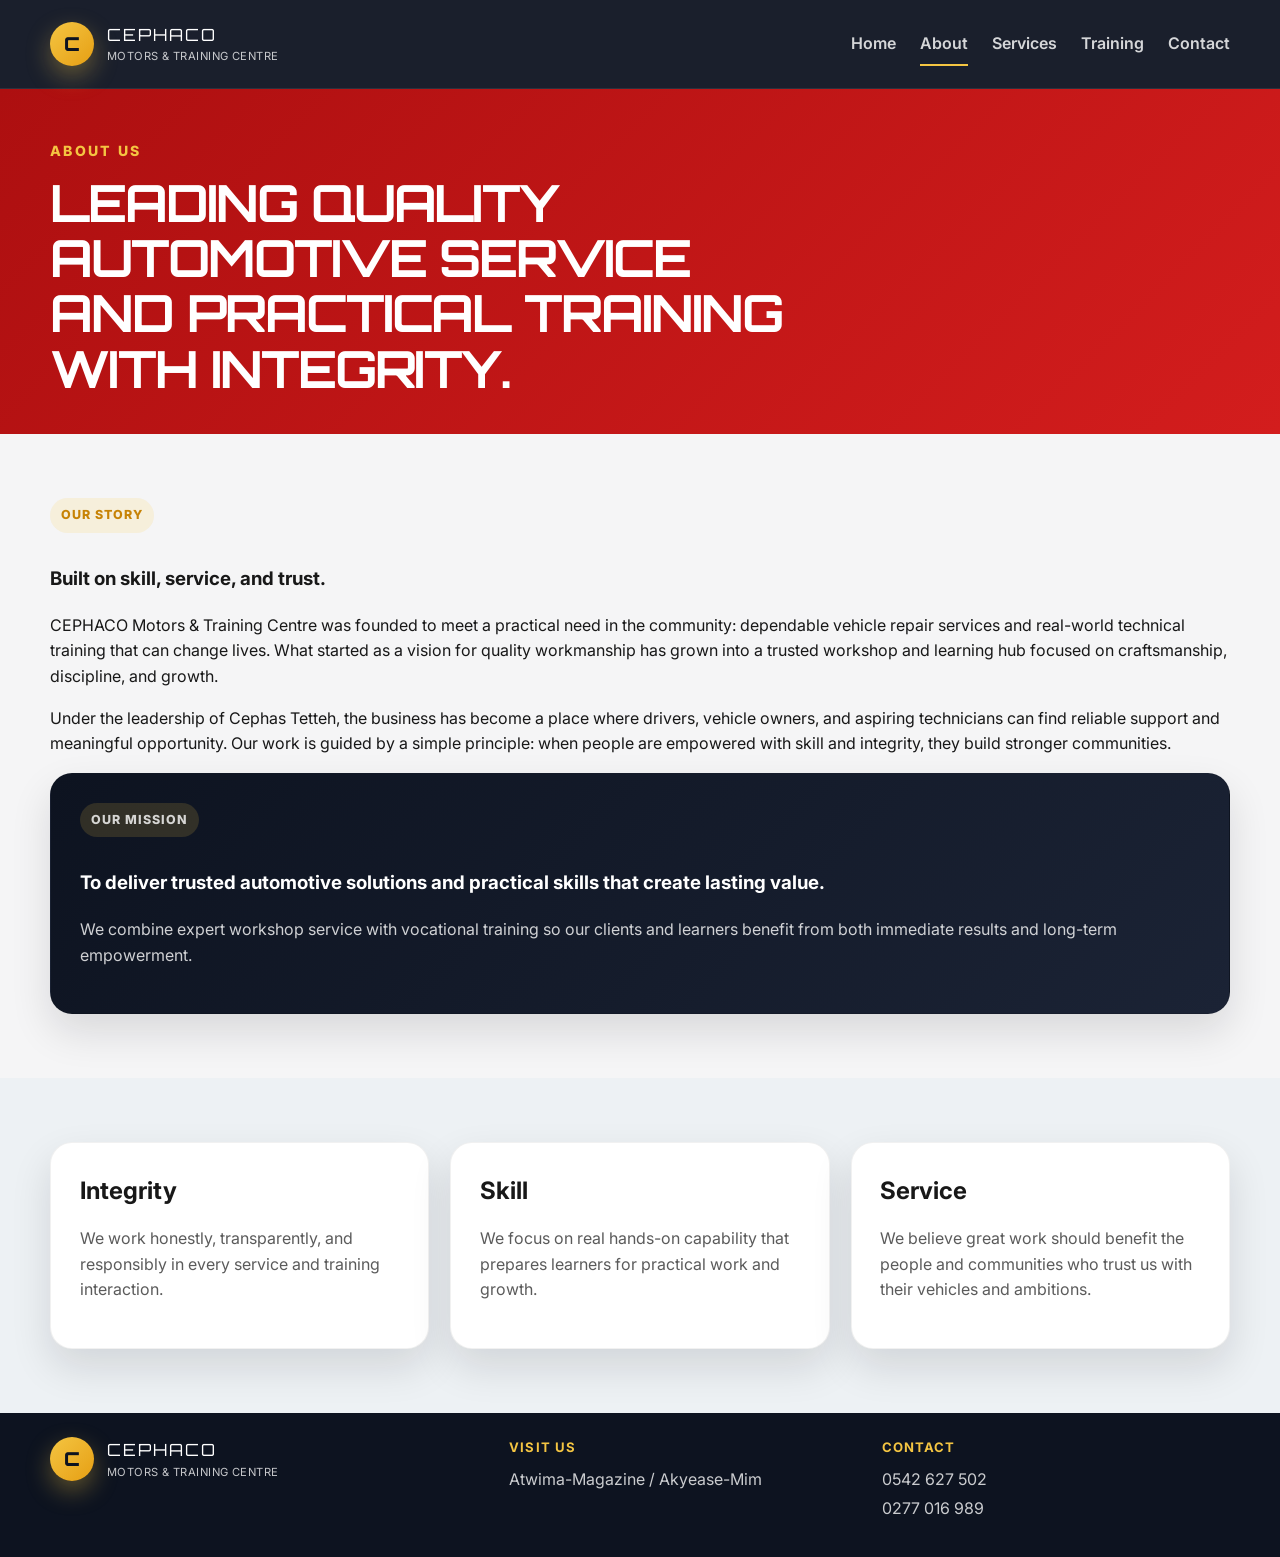
<file: about.html>
<!DOCTYPE html>
<html lang="en">
  <head>
    <meta charset="UTF-8" />
    <meta name="viewport" content="width=device-width, initial-scale=1.0" />
    <title>About | CEPHACO</title>
    <link rel="preconnect" href="https://fonts.googleapis.com" />
    <link rel="preconnect" href="https://fonts.gstatic.com" crossorigin />
    <link href="https://fonts.googleapis.com/css2?family=Orbitron:wght@500;700;800;900&family=Inter:wght@400;500;600;700;800&display=swap" rel="stylesheet" />
    <link rel="stylesheet" href="styles.css" />
  </head>
  <body class="inner-page">
    <header class="site-header">
      <div class="container nav-wrap">
        <a href="index.html" class="brand" aria-label="CEPHACO home">
          <div class="brand-badge">C</div>
          <div>
            <span class="brand-name">CEPHACO</span>
            <small>MOTORS & TRAINING CENTRE</small>
          </div>
        </a>

        <nav class="main-nav" aria-label="Main navigation">
          <a href="index.html">Home</a>
          <a href="about.html" class="active">About</a>
          <a href="services.html">Services</a>
          <a href="training.html">Training</a>
          <a href="contact.html">Contact</a>
        </nav>
      </div>
    </header>

    <main class="page-main">
      <section class="page-hero small-hero">
        <div class="container">
          <p class="kicker">About us</p>
          <h1>Leading quality automotive service and practical training with integrity.</h1>
        </div>
      </section>

      <section class="content-section">
        <div class="container executive-about-shell">
          <div class="executive-story-card">
            <span class="pill">Our story</span>
            <h3>Built on skill, service, and trust.</h3>
            <p>
              CEPHACO Motors & Training Centre was founded to meet a practical need in the
              community: dependable vehicle repair services and real-world technical training that
              can change lives. What started as a vision for quality workmanship has grown into a
              trusted workshop and learning hub focused on craftsmanship, discipline, and growth.
            </p>
            <p>
              Under the leadership of Cephas Tetteh, the business has become a place where drivers,
              vehicle owners, and aspiring technicians can find reliable support and meaningful
              opportunity. Our work is guided by a simple principle: when people are empowered with
              skill and integrity, they build stronger communities.
            </p>
          </div>

          <div class="info-box highlight-box">
            <span class="pill">Our mission</span>
            <h3>To deliver trusted automotive solutions and practical skills that create lasting value.</h3>
            <p>
              We combine expert workshop service with vocational training so our clients and learners
              benefit from both immediate results and long-term empowerment.
            </p>
          </div>
        </div>
      </section>

      <section class="content-section alt-bg">
        <div class="container values-grid">
          <article class="detail-card">
            <h3>Integrity</h3>
            <p>We work honestly, transparently, and responsibly in every service and training interaction.</p>
          </article>
          <article class="detail-card">
            <h3>Skill</h3>
            <p>We focus on real hands-on capability that prepares learners for practical work and growth.</p>
          </article>
          <article class="detail-card">
            <h3>Service</h3>
            <p>We believe great work should benefit the people and communities who trust us with their vehicles and ambitions.</p>
          </article>
        </div>
      </section>
    </main>

    <footer class="site-footer">
      <div class="container footer-wrap">
        <div>
          <div class="brand footer-brand">
            <div class="brand-badge">C</div>
            <div>
              <span class="brand-name">CEPHACO</span>
              <small>MOTORS & TRAINING CENTRE</small>
            </div>
          </div>
        </div>
        <div>
          <h4>Visit us</h4>
          <p>Atwima-Magazine / Akyease-Mim</p>
        </div>
        <div>
          <h4>Contact</h4>
          <p>0542 627 502</p>
          <p>0277 016 989</p>
        </div>
      </div>
    </footer>

    <script src="script.js"></script>
  </body>
</html>
</file>
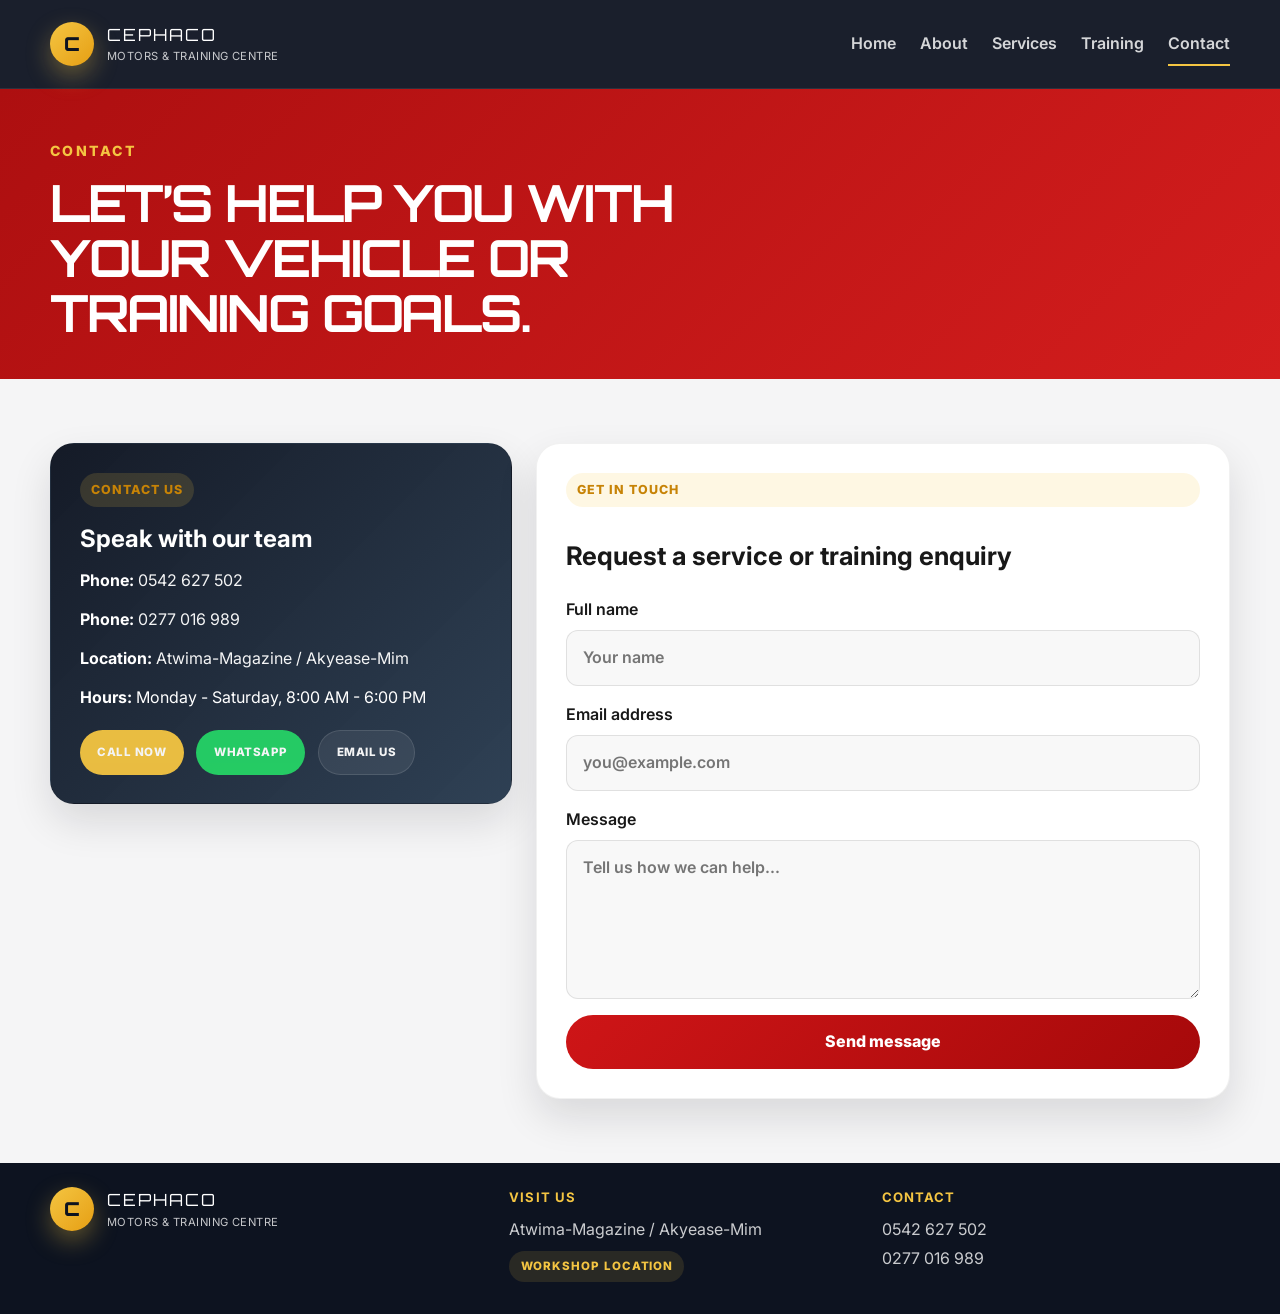
<file: contact.html>
<!DOCTYPE html>
<html lang="en">
  <head>
    <meta charset="UTF-8" />
    <meta name="viewport" content="width=device-width, initial-scale=1.0" />
    <title>Contact | CEPHACO</title>
    <link rel="preconnect" href="https://fonts.googleapis.com" />
    <link rel="preconnect" href="https://fonts.gstatic.com" crossorigin />
    <link href="https://fonts.googleapis.com/css2?family=Orbitron:wght@500;700;800;900&family=Inter:wght@400;500;600;700;800&display=swap" rel="stylesheet" />
    <link rel="stylesheet" href="styles.css" />
  </head>
  <body class="inner-page">
    <header class="site-header">
      <div class="container nav-wrap">
        <a href="index.html" class="brand" aria-label="CEPHACO home">
          <div class="brand-badge">C</div>
          <div>
            <span class="brand-name">CEPHACO</span>
            <small>MOTORS & TRAINING CENTRE</small>
          </div>
        </a>

        <nav class="main-nav" aria-label="Main navigation">
          <a href="index.html">Home</a>
          <a href="about.html">About</a>
          <a href="services.html">Services</a>
          <a href="training.html">Training</a>
          <a href="contact.html" class="active">Contact</a>
        </nav>
      </div>
    </header>

    <main class="page-main">
      <section class="page-hero small-hero">
        <div class="container">
          <p class="kicker">Contact</p>
          <h1>Let’s help you with your vehicle or training goals.</h1>
        </div>
      </section>

      <section class="content-section">
        <div class="container contact-layout">
          <div class="contact-card contact-highlight">
            <span class="pill">Contact us</span>
            <h3>Speak with our team</h3>
            <ul>
              <li>
                <strong>Phone:</strong>
                <a href="tel:+233542627502">0542 627 502</a>
              </li>
              <li>
                <strong>Phone:</strong>
                <a href="tel:+233277016989">0277 016 989</a>
              </li>
              <li>
                <strong>Location:</strong>
                <a href="https://maps.google.com/?q=Atwima-Magazine+Akyease-Mim+Ghana" target="_blank" rel="noreferrer">
                  Atwima-Magazine / Akyease-Mim
                </a>
              </li>
              <li><strong>Hours:</strong> Monday - Saturday, 8:00 AM - 6:00 PM</li>
            </ul>

            <div class="quick-actions">
              <a href="tel:+233542627502" class="call-button">Call now</a>
              <a href="https://wa.me/233542627502?text=Hello%20Cephas%2C%20I%20want%20to%20book%20a%20service." target="_blank" rel="noreferrer" class="whatsapp-button">WhatsApp</a>
              <a href="mailto:info@cephaco.com" class="mail-button">Email us</a>
            </div>
          </div>

          <form class="contact-form">
            <span class="pill">Get in touch</span>
            <h3>Request a service or training enquiry</h3>
            <label>
              Full name
              <input type="text" name="name" placeholder="Your name" />
            </label>
            <label>
              Email address
              <input type="email" name="email" placeholder="you@example.com" />
            </label>
            <label>
              Message
              <textarea name="message" rows="5" placeholder="Tell us how we can help..."></textarea>
            </label>
            <button type="submit">Send message</button>
          </form>
        </div>
      </section>
    </main>

    <footer class="site-footer">
      <div class="container footer-wrap">
        <div>
          <div class="brand footer-brand">
            <div class="brand-badge">C</div>
            <div>
              <span class="brand-name">CEPHACO</span>
              <small>MOTORS & TRAINING CENTRE</small>
            </div>
          </div>
        </div>
        <div>
          <h4>Visit us</h4>
          <p>
            <a href="https://maps.google.com/?q=Atwima-Magazine+Akyease-Mim+Ghana" target="_blank" rel="noreferrer">
              Atwima-Magazine / Akyease-Mim
            </a>
          </p>
          <span class="footer-location">Workshop location</span>
        </div>
        <div>
          <h4>Contact</h4>
          <p>0542 627 502</p>
          <p>0277 016 989</p>
        </div>
      </div>
    </footer>

    <script src="script.js"></script>
  </body>
</html>
</file>
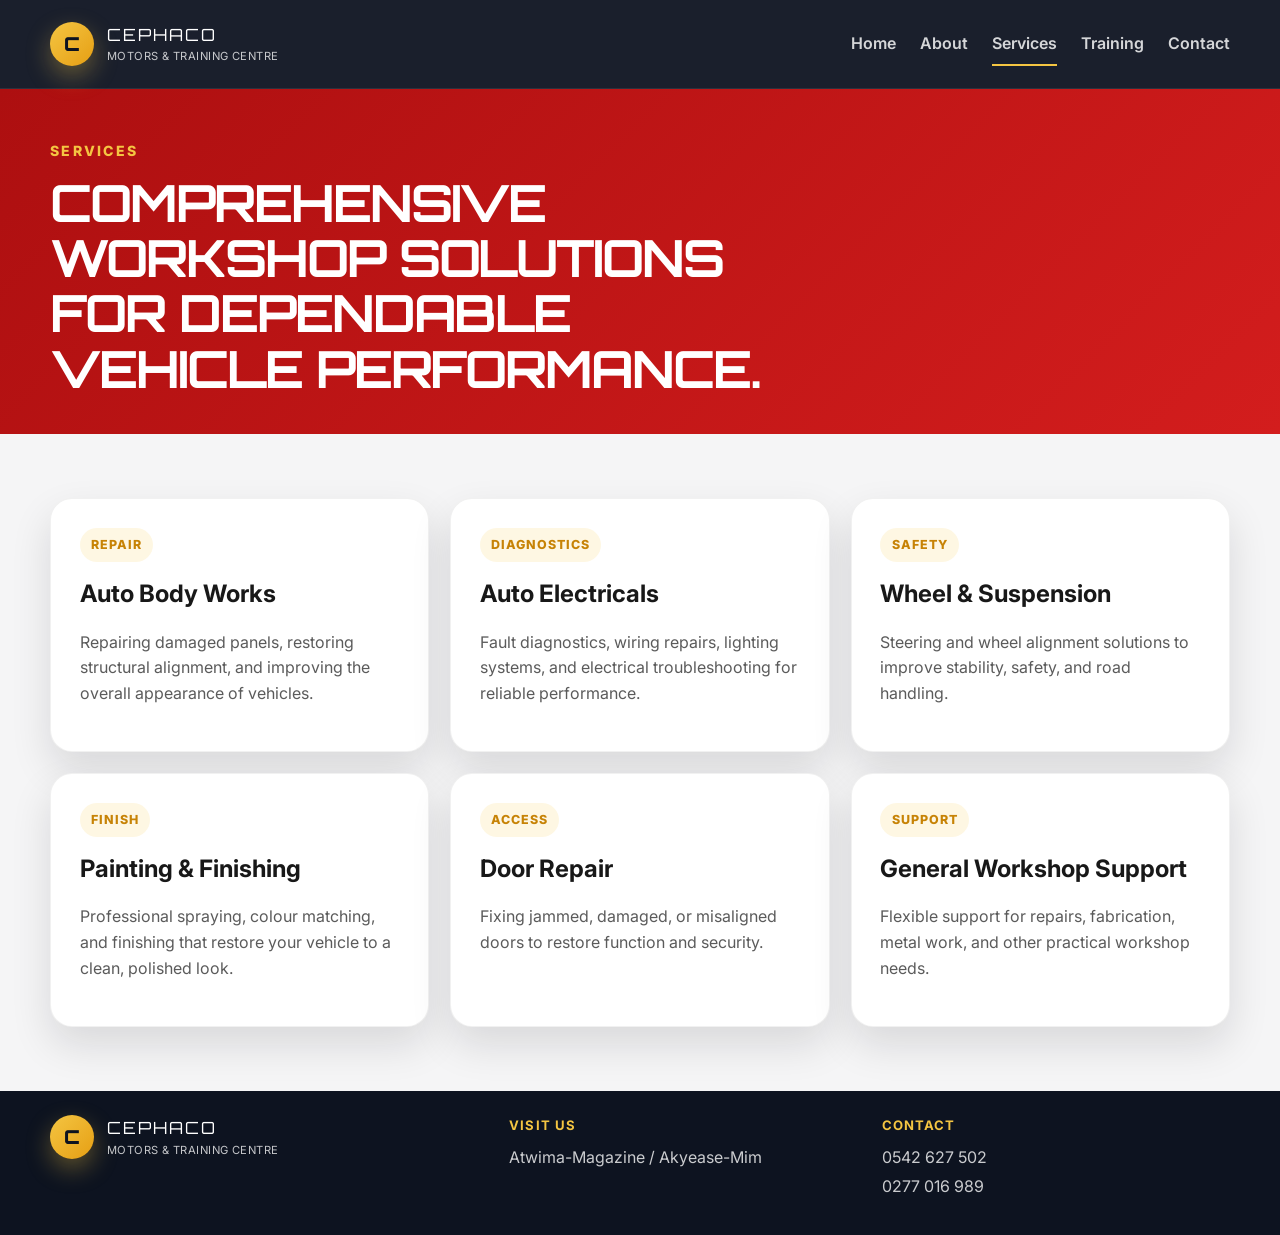
<file: services.html>
<!DOCTYPE html>
<html lang="en">
  <head>
    <meta charset="UTF-8" />
    <meta name="viewport" content="width=device-width, initial-scale=1.0" />
    <title>Services | CEPHACO</title>
    <link rel="preconnect" href="https://fonts.googleapis.com" />
    <link rel="preconnect" href="https://fonts.gstatic.com" crossorigin />
    <link href="https://fonts.googleapis.com/css2?family=Orbitron:wght@500;700;800;900&family=Inter:wght@400;500;600;700;800&display=swap" rel="stylesheet" />
    <link rel="stylesheet" href="styles.css" />
  </head>
  <body class="inner-page">
    <header class="site-header">
      <div class="container nav-wrap">
        <a href="index.html" class="brand" aria-label="CEPHACO home">
          <div class="brand-badge">C</div>
          <div>
            <span class="brand-name">CEPHACO</span>
            <small>MOTORS & TRAINING CENTRE</small>
          </div>
        </a>

        <nav class="main-nav" aria-label="Main navigation">
          <a href="index.html">Home</a>
          <a href="about.html">About</a>
          <a href="services.html" class="active">Services</a>
          <a href="training.html">Training</a>
          <a href="contact.html">Contact</a>
        </nav>
      </div>
    </header>

    <main class="page-main">
      <section class="page-hero small-hero">
        <div class="container">
          <p class="kicker">Services</p>
          <h1>Comprehensive workshop solutions for dependable vehicle performance.</h1>
        </div>
      </section>

      <section class="content-section">
        <div class="container card-grid">
          <article class="detail-card">
            <span class="pill">Repair</span>
            <h3>Auto Body Works</h3>
            <p>Repairing damaged panels, restoring structural alignment, and improving the overall appearance of vehicles.</p>
          </article>
          <article class="detail-card">
            <span class="pill">Diagnostics</span>
            <h3>Auto Electricals</h3>
            <p>Fault diagnostics, wiring repairs, lighting systems, and electrical troubleshooting for reliable performance.</p>
          </article>
          <article class="detail-card">
            <span class="pill">Safety</span>
            <h3>Wheel & Suspension</h3>
            <p>Steering and wheel alignment solutions to improve stability, safety, and road handling.</p>
          </article>
          <article class="detail-card">
            <span class="pill">Finish</span>
            <h3>Painting & Finishing</h3>
            <p>Professional spraying, colour matching, and finishing that restore your vehicle to a clean, polished look.</p>
          </article>
          <article class="detail-card">
            <span class="pill">Access</span>
            <h3>Door Repair</h3>
            <p>Fixing jammed, damaged, or misaligned doors to restore function and security.</p>
          </article>
          <article class="detail-card">
            <span class="pill">Support</span>
            <h3>General Workshop Support</h3>
            <p>Flexible support for repairs, fabrication, metal work, and other practical workshop needs.</p>
          </article>
        </div>
      </section>
    </main>

    <footer class="site-footer">
      <div class="container footer-wrap">
        <div>
          <div class="brand footer-brand">
            <div class="brand-badge">C</div>
            <div>
              <span class="brand-name">CEPHACO</span>
              <small>MOTORS & TRAINING CENTRE</small>
            </div>
          </div>
        </div>
        <div>
          <h4>Visit us</h4>
          <p>Atwima-Magazine / Akyease-Mim</p>
        </div>
        <div>
          <h4>Contact</h4>
          <p>0542 627 502</p>
          <p>0277 016 989</p>
        </div>
      </div>
    </footer>

    <script src="script.js"></script>
  </body>
</html>
</file>
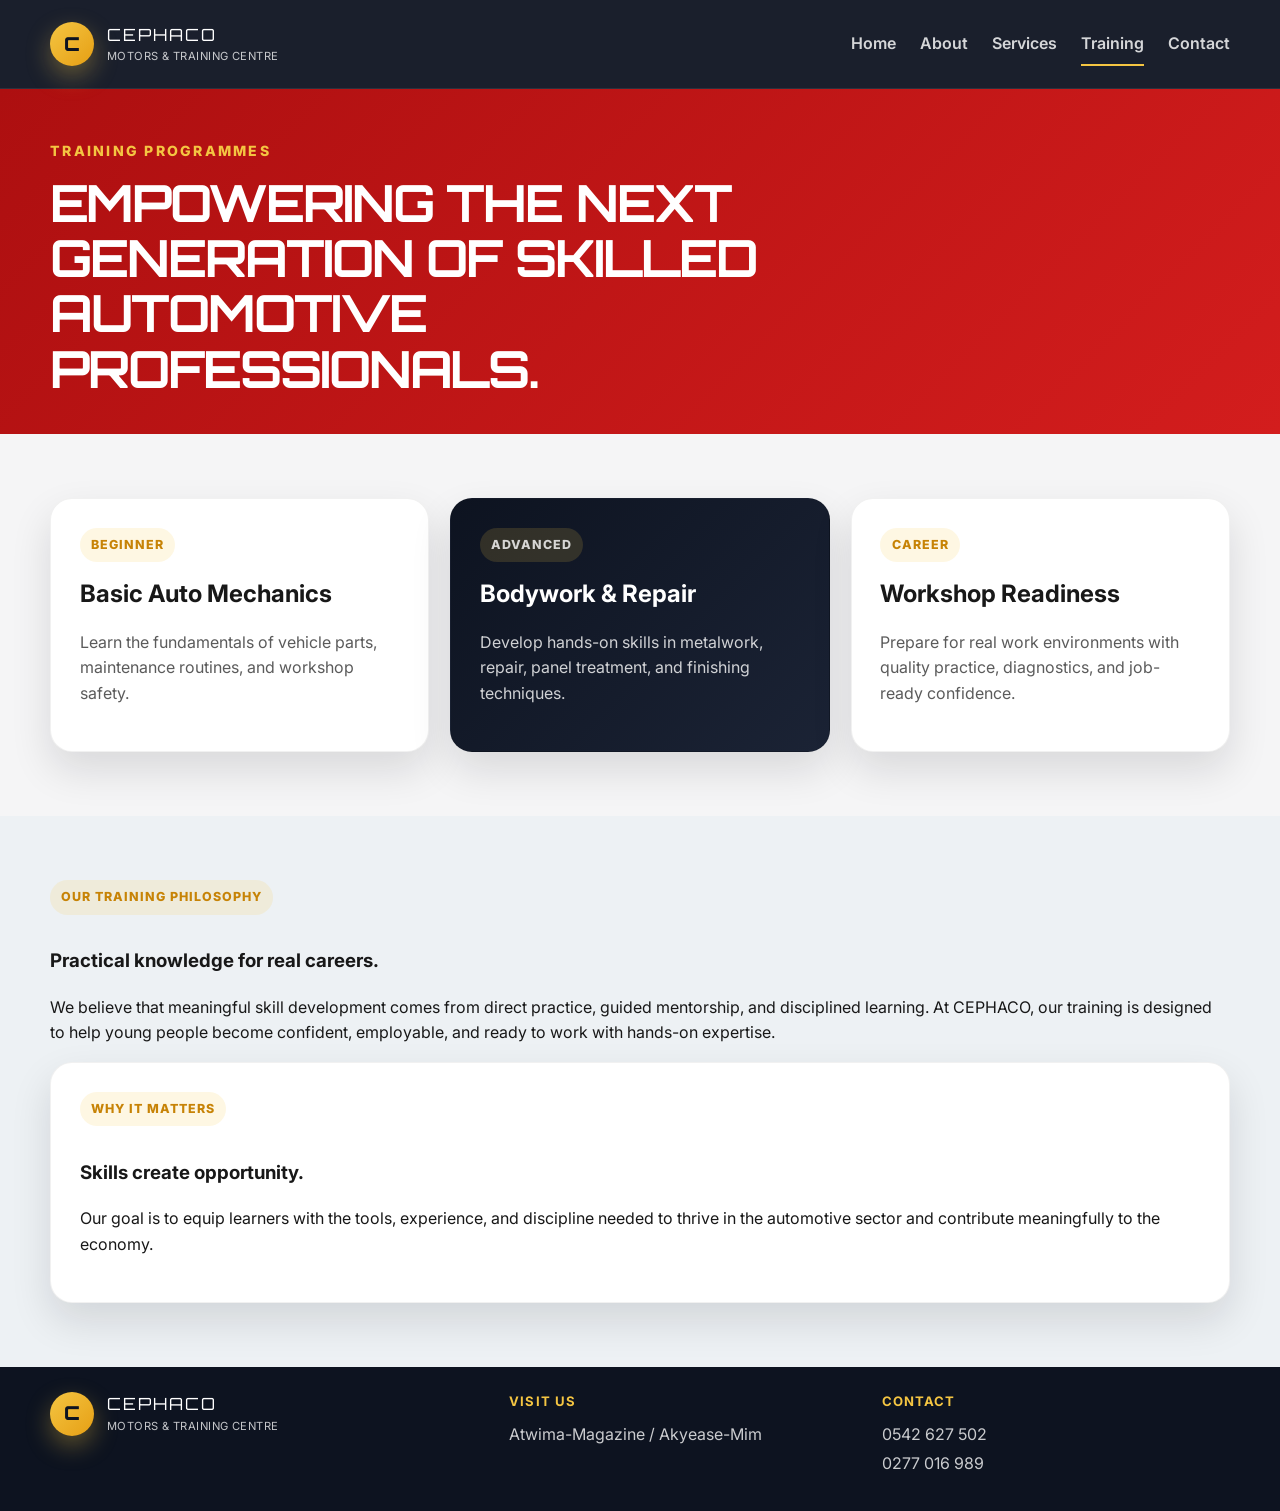
<file: training.html>
<!DOCTYPE html>
<html lang="en">
  <head>
    <meta charset="UTF-8" />
    <meta name="viewport" content="width=device-width, initial-scale=1.0" />
    <title>Training | CEPHACO</title>
    <link rel="preconnect" href="https://fonts.googleapis.com" />
    <link rel="preconnect" href="https://fonts.gstatic.com" crossorigin />
    <link href="https://fonts.googleapis.com/css2?family=Orbitron:wght@500;700;800;900&family=Inter:wght@400;500;600;700;800&display=swap" rel="stylesheet" />
    <link rel="stylesheet" href="styles.css" />
  </head>
  <body class="inner-page">
    <header class="site-header">
      <div class="container nav-wrap">
        <a href="index.html" class="brand" aria-label="CEPHACO home">
          <div class="brand-badge">C</div>
          <div>
            <span class="brand-name">CEPHACO</span>
            <small>MOTORS & TRAINING CENTRE</small>
          </div>
        </a>

        <nav class="main-nav" aria-label="Main navigation">
          <a href="index.html">Home</a>
          <a href="about.html">About</a>
          <a href="services.html">Services</a>
          <a href="training.html" class="active">Training</a>
          <a href="contact.html">Contact</a>
        </nav>
      </div>
    </header>

    <main class="page-main">
      <section class="page-hero small-hero">
        <div class="container">
          <p class="kicker">Training programmes</p>
          <h1>Empowering the next generation of skilled automotive professionals.</h1>
        </div>
      </section>

      <section class="content-section">
        <div class="container training-layout">
          <article class="training-box">
            <span class="pill">Beginner</span>
            <h3>Basic Auto Mechanics</h3>
            <p>Learn the fundamentals of vehicle parts, maintenance routines, and workshop safety.</p>
          </article>

          <article class="training-box highlight-box">
            <span class="pill">Advanced</span>
            <h3>Bodywork & Repair</h3>
            <p>Develop hands-on skills in metalwork, repair, panel treatment, and finishing techniques.</p>
          </article>

          <article class="training-box">
            <span class="pill">Career</span>
            <h3>Workshop Readiness</h3>
            <p>Prepare for real work environments with quality practice, diagnostics, and job-ready confidence.</p>
          </article>
        </div>
      </section>

      <section class="content-section alt-bg">
        <div class="container executive-about-shell">
          <div class="executive-story-card">
            <span class="pill">Our training philosophy</span>
            <h3>Practical knowledge for real careers.</h3>
            <p>
              We believe that meaningful skill development comes from direct practice, guided mentorship,
              and disciplined learning. At CEPHACO, our training is designed to help young people become
              confident, employable, and ready to work with hands-on expertise.
            </p>
          </div>

          <div class="info-box">
            <span class="pill">Why it matters</span>
            <h3>Skills create opportunity.</h3>
            <p>
              Our goal is to equip learners with the tools, experience, and discipline needed to thrive
              in the automotive sector and contribute meaningfully to the economy.
            </p>
          </div>
        </div>
      </section>
    </main>

    <footer class="site-footer">
      <div class="container footer-wrap">
        <div>
          <div class="brand footer-brand">
            <div class="brand-badge">C</div>
            <div>
              <span class="brand-name">CEPHACO</span>
              <small>MOTORS & TRAINING CENTRE</small>
            </div>
          </div>
        </div>
        <div>
          <h4>Visit us</h4>
          <p>Atwima-Magazine / Akyease-Mim</p>
        </div>
        <div>
          <h4>Contact</h4>
          <p>0542 627 502</p>
          <p>0277 016 989</p>
        </div>
      </div>
    </footer>

    <script src="script.js"></script>
  </body>
</html>
</file>
<file: styles.css>
:root {
  --red-1: #a6090a;
  --red-2: #ce1517;
  --red-3: #e72b2c;
  --gold: #f4c542;
  --dark: #0d1320;
  --bg: #ecedef;
  --text: #181818;
  --muted: #5b5b5b;
  --white: #ffffff;
  --shadow: 0 18px 40px rgba(16, 17, 22, 0.12);
}

* {
  box-sizing: border-box;
}

html {
  scroll-behavior: smooth;
}

body {
  margin: 0;
  font-family: "Inter", sans-serif;
  background: var(--bg);
  color: var(--text);
  line-height: 1.6;
}

img {
  display: block;
  max-width: 100%;
}

a {
  color: inherit;
  text-decoration: none;
}

button,
input,
textarea {
  font: inherit;
}

.container {
  width: min(1180px, calc(100% - 2rem));
  margin: 0 auto;
}

.site-header {
  background: rgba(13, 19, 32, 0.94);
  border-bottom: 1px solid rgba(255, 255, 255, 0.08);
  position: sticky;
  top: 0;
  z-index: 20;
}

.nav-wrap {
  display: flex;
  align-items: center;
  justify-content: space-between;
  min-height: 88px;
  gap: 1.5rem;
}

.brand {
  display: inline-flex;
  align-items: center;
  gap: 0.8rem;
}

.brand-badge {
  width: 44px;
  height: 44px;
  border-radius: 50%;
  display: grid;
  place-items: center;
  background: linear-gradient(135deg, #f4c542 0%, #e69f14 100%);
  color: var(--dark);
  font-family: "Orbitron", sans-serif;
  font-weight: 900;
  font-size: 1.2rem;
  box-shadow: 0 10px 24px rgba(244, 197, 66, 0.35);
}

.brand-name {
  display: block;
  color: var(--white);
  font-family: "Orbitron", sans-serif;
  font-size: 1.05rem;
  letter-spacing: 0.12em;
}

.brand small {
  display: block;
  color: rgba(255, 255, 255, 0.76);
  font-size: 0.7rem;
  letter-spacing: 0.04em;
}

.main-nav {
  display: flex;
  align-items: center;
  gap: 1.5rem;
  color: rgba(255, 255, 255, 0.82);
  font-weight: 600;
}

.main-nav a {
  position: relative;
  padding: 0.3rem 0;
}

.main-nav a::after {
  content: "";
  position: absolute;
  left: 0;
  bottom: -0.25rem;
  width: 100%;
  height: 2px;
  background: var(--gold);
  transform: scaleX(0);
  transform-origin: left;
  transition: transform 0.2s ease;
}

.main-nav a:hover::after,
.main-nav a.active::after {
  transform: scaleX(1);
}

.hero-panel {
  background: linear-gradient(135deg, var(--red-2) 0%, var(--red-1) 100%);
  color: var(--white);
  padding: 2.5rem 0 1.5rem;
  clip-path: polygon(0 0, 100% 0, 100% 94%, 0 100%);
}

.hero-shell {
  display: grid;
  grid-template-columns: 1.2fr 1fr;
  gap: 1.8rem;
  align-items: center;
  min-height: 700px;
}

.hero-copy {
  padding-left: 1rem;
}

.hero-topline,
.kicker {
  margin: 0 0 0.75rem;
  color: var(--gold);
  font-size: 0.88rem;
  text-transform: uppercase;
  letter-spacing: 0.16em;
  font-weight: 800;
}

.hero-copy h1,
.page-hero h1 {
  margin: 0;
  font-family: "Orbitron", sans-serif;
  line-height: 1.08;
  letter-spacing: -0.04em;
  text-transform: uppercase;
}

.hero-copy h1 {
  font-size: clamp(2.7rem, 5vw, 5rem);
}

.hero-tag {
  margin: 0.9rem 0 1.6rem;
  color: rgba(255, 255, 255, 0.9);
  font-size: 1.1rem;
  font-weight: 600;
  font-style: italic;
}

.services-widget {
  background: rgba(13, 19, 32, 0.15);
  border: 2px solid rgba(255, 255, 255, 0.12);
  border-radius: 20px;
  padding: 1.2rem 1.2rem 0.8rem;
  max-width: 620px;
}

.services-widget h3 {
  margin: 0 0 0.9rem;
  font-size: 1.05rem;
  text-transform: uppercase;
  letter-spacing: 0.08em;
  color: var(--gold);
}

.service-list {
  display: grid;
  grid-template-columns: repeat(2, minmax(0, 1fr));
  gap: 0.55rem 1.1rem;
  font-size: 0.98rem;
  font-weight: 600;
}

.service-list span::before {
  content: "•";
  margin-right: 0.5rem;
  color: var(--gold);
}

.hero-visual {
  position: relative;
  display: flex;
  align-items: center;
  justify-content: center;
  min-height: 520px;
}

.bus-figure {
  width: min(100%, 600px);
  background: linear-gradient(135deg, rgba(255,255,255,0.3), rgba(255,255,255,0.08));
  border: 2px solid rgba(255,255,255,0.12);
  padding: 1rem;
  border-radius: 32px;
  box-shadow: var(--shadow);
}

.bus-figure img {
  width: 100%;
  height: 440px;
  object-fit: cover;
  border-radius: 24px;
}

.arrow-callout {
  position: absolute;
  left: -10px;
  bottom: 88px;
  background: var(--gold);
  color: var(--dark);
  padding: 0.85rem 1.2rem;
  border-radius: 999px;
  font-weight: 800;
  transform: rotate(-18deg);
  box-shadow: 0 12px 28px rgba(17, 17, 17, 0.2);
}

.founder-profile {
  background: linear-gradient(180deg, #f4f4f6 0%, #eef1f5 100%);
  padding: 2rem 0 1rem;
}

.founder-shell {
  display: grid;
  grid-template-columns: 0.9fr 1.1fr;
  gap: 2rem;
  align-items: center;
  background: rgba(255, 255, 255, 0.65);
  border: 1px solid rgba(17, 17, 17, 0.06);
  border-radius: 28px;
  box-shadow: var(--shadow);
  padding: 1.5rem;
}

.founder-portrait {
  background: linear-gradient(135deg, rgba(13, 19, 32, 0.06), rgba(218, 21, 21, 0.08));
  border-radius: 24px;
  overflow: hidden;
  min-height: 360px;
}

.founder-portrait img {
  width: 100%;
  height: 100%;
  object-fit: cover;
  min-height: 360px;
}

.founder-copy h2 {
  margin: 0.4rem 0 0.4rem;
  font-size: clamp(2rem, 4vw, 3.2rem);
  font-weight: 800;
  color: var(--dark);
}

.founder-role {
  margin: 0 0 1rem;
  font-size: 1.1rem;
  font-weight: 700;
  color: var(--red-1);
}

.founder-copy p {
  color: var(--muted);
  margin: 0;
  font-size: 1.02rem;
}

.founder-points {
  display: flex;
  flex-wrap: wrap;
  gap: 0.8rem;
  margin-top: 1.4rem;
}

.founder-points span {
  display: inline-flex;
  align-items: center;
  padding: 0.6rem 0.9rem;
  border-radius: 999px;
  border: 1px solid rgba(13, 19, 32, 0.1);
  background: rgba(255, 255, 255, 0.8);
  color: var(--dark);
  font-weight: 700;
  font-size: 0.8rem;
  letter-spacing: 0.04em;
  text-transform: uppercase;
}

.gallery-strip {
  margin-top: 1rem;
  padding-bottom: 1rem;
}

.project-showcase {
  display: grid;
  grid-template-columns: 1.4fr 1fr 1fr 1.1fr;
  gap: 1rem;
  align-items: stretch;
}

.showcase-card {
  position: relative;
  overflow: hidden;
  border-radius: 24px;
  min-height: 260px;
  box-shadow: var(--shadow);
  border: 1px solid rgba(17, 17, 17, 0.06);
  background: var(--white);
}

.showcase-card--wide {
  min-height: 300px;
}

.showcase-card--tall {
  min-height: 320px;
}

.showcase-card img {
  width: 100%;
  height: 100%;
  object-fit: cover;
  display: block;
  transition: transform 0.35s ease;
}

.showcase-card:hover img {
  transform: scale(1.04);
}

.showcase-overlay {
  position: absolute;
  inset: auto 0 0 0;
  padding: 1rem 1rem 0.9rem;
  background: linear-gradient(180deg, transparent 0%, rgba(13, 19, 32, 0.9) 100%);
  color: var(--white);
  display: grid;
  gap: 0.15rem;
}

.showcase-overlay span {
  font-size: 0.7rem;
  letter-spacing: 0.12em;
  text-transform: uppercase;
  color: rgba(255, 255, 255, 0.76);
}

.showcase-overlay strong {
  font-size: 1.05rem;
}

.features {
  padding: 3rem 0 4.5rem;
}

.feature-grid {
  display: grid;
  grid-template-columns: repeat(3, minmax(0, 1fr));
  gap: 1.3rem;
}

.feature-card {
  background: var(--white);
  border-radius: 24px;
  padding: 1.8rem;
  border: 1px solid rgba(0, 0, 0, 0.06);
  box-shadow: var(--shadow);
}

.feature-card p {
  margin-bottom: 0;
  color: var(--muted);
}

.feature-card h3 {
  margin: 0.8rem 0 0.5rem;
  font-size: clamp(1.4rem, 2vw, 1.9rem);
}

.feature-dark {
  background: linear-gradient(135deg, var(--dark), #172334);
  color: var(--white);
}

.feature-dark p {
  color: rgba(255, 255, 255, 0.8);
}

.feature-badge {
  display: inline-block;
  border-radius: 999px;
  background: rgba(244, 197, 66, 0.22);
  color: var(--gold);
  padding: 0.4rem 0.8rem;
  font-weight: 800;
  font-size: 0.72rem;
  text-transform: uppercase;
  letter-spacing: 0.08em;
}

.feature-badge.alt {
  background: rgba(13, 19, 32, 0.05);
  color: var(--dark);
}

.highlight-card {
  background: linear-gradient(135deg, #ffeecc 0%, #f5d36b 100%);
}

.site-footer {
  background: #0d1320;
  color: var(--white);
  padding: 1.5rem 0 2rem;
}

.footer-wrap {
  display: grid;
  grid-template-columns: 1.25fr 1fr 1fr;
  gap: 1.5rem;
  align-items: start;
}

.footer-wrap h4 {
  margin-top: 0;
  margin-bottom: 0.6rem;
  color: var(--gold);
  text-transform: uppercase;
  letter-spacing: 0.08em;
  font-size: 0.82rem;
}

.footer-wrap p {
  margin: 0.2rem 0;
  color: rgba(255,255,255,0.78);
}

.footer-location {
  display: inline-block;
  margin-top: 0.3rem;
  padding: 0.4rem 0.7rem;
  border-radius: 999px;
  background: rgba(244, 197, 66, 0.12);
  color: var(--gold);
  font-size: 0.72rem;
  text-transform: uppercase;
  letter-spacing: 0.08em;
  font-weight: 800;
}

.page-main {
  background: #f5f5f6;
}

.page-hero {
  background: linear-gradient(135deg, #ad0f10 0%, #d31d1d 100%);
  color: var(--white);
  padding: 3.2rem 0 2.4rem;
}

.small-hero h1 {
  font-size: clamp(2.1rem, 4vw, 3.4rem);
  max-width: 760px;
}

.content-section {
  padding: 4rem 0;
}

.split-layout {
  display: grid;
  grid-template-columns: 1.2fr 0.8fr;
  gap: 1.5rem;
  align-items: center;
}

.split-layout p,
.values-grid p,
.detail-card p,
.training-box p,
.contact-card li,
.contact-form label {
  color: var(--muted);
}

.info-box,
.contact-card,
.training-box,
.detail-card {
  background: var(--white);
  border-radius: 22px;
  border: 1px solid rgba(17, 17, 17, 0.06);
  padding: 1.8rem;
  box-shadow: var(--shadow);
}

.values-grid {
  display: grid;
  grid-template-columns: repeat(3, minmax(0, 1fr));
  gap: 1.3rem;
}

.values-grid h3,
.detail-card h3,
.training-box h3,
.contact-card h3 {
  margin-top: 0;
  margin-bottom: 0.6rem;
  font-size: 1.5rem;
}

.alt-bg {
  background: #edf1f4;
}

.card-grid {
  display: grid;
  grid-template-columns: repeat(3, minmax(0, 1fr));
  gap: 1.3rem;
}

.training-layout {
  display: grid;
  grid-template-columns: repeat(3, minmax(0, 1fr));
  gap: 1.3rem;
}

.pill {
  display: inline-block;
  background: rgba(244, 197, 66, 0.15);
  color: #c78306;
  font-size: 0.78rem;
  letter-spacing: 0.08em;
  text-transform: uppercase;
  font-weight: 800;
  padding: 0.45rem 0.7rem;
  border-radius: 999px;
  margin-bottom: 0.8rem;
}

.highlight-box {
  background: linear-gradient(135deg, var(--dark), #1b2335);
  color: var(--white);
}

.highlight-box p,
.highlight-box .pill {
  color: rgba(255,255,255,0.8);
}

.contact-layout {
  display: grid;
  grid-template-columns: 0.8fr 1.2fr;
  gap: 1.5rem;
  align-items: start;
}

.contact-card,
.contact-form {
  background: var(--white);
  border-radius: 24px;
  border: 1px solid rgba(17,17,17,0.06);
  box-shadow: var(--shadow);
  padding: 1.8rem;
}

.contact-card {
  background: linear-gradient(180deg, #ffffff 0%, #f4f4f8 100%);
}

.contact-highlight {
  background: linear-gradient(135deg, rgba(13, 19, 32, 0.97), rgba(36, 55, 76, 0.95));
  color: var(--white);
}

.contact-card ul {
  list-style: none;
  margin: 0 0 1.2rem;
  padding: 0;
  display: grid;
  gap: 0.85rem;
}

.contact-card li {
  color: inherit;
  line-height: 1.6;
}

.contact-card a {
  color: inherit;
  opacity: 0.95;
}

.quick-actions {
  display: flex;
  flex-wrap: wrap;
  gap: 0.8rem;
}

.call-button,
.whatsapp-button,
.mail-button {
  display: inline-flex;
  align-items: center;
  justify-content: center;
  border-radius: 999px;
  padding: 0.75rem 1.1rem;
  font-weight: 800;
  text-transform: uppercase;
  letter-spacing: 0.04em;
  font-size: 0.72rem;
}

.call-button {
  background: var(--gold);
  color: var(--dark);
}

.whatsapp-button {
  background: #25D366;
  color: var(--white);
}

.mail-button {
  background: rgba(255,255,255,0.08);
  color: var(--white);
  border: 1px solid rgba(255,255,255,0.12);
}

.contact-form {
  display: grid;
  gap: 1rem;
}

.contact-form h3 {
  margin: 0 0 0.25rem;
  font-size: clamp(1.5rem, 2vw, 2rem);
}

.contact-form label {
  display: grid;
  gap: 0.45rem;
  font-weight: 600;
  color: var(--text);
}

.contact-form input,
.contact-form textarea {
  padding: 0.9rem 1rem;
  border-radius: 12px;
  border: 1px solid rgba(17, 17, 17, 0.1);
  background: #f8f8f8;
  color: var(--text);
}

.contact-form input:focus,
.contact-form textarea:focus {
  outline: 2px solid rgba(196, 33, 33, 0.18);
  border-color: rgba(196, 33, 33, 0.35);
}

.contact-form button {
  border: none;
  border-radius: 999px;
  background: linear-gradient(135deg, var(--red-2), var(--red-1));
  color: var(--white);
  padding: 0.9rem 1.2rem;
  font-weight: 800;
  cursor: pointer;
  transition: transform 0.2s ease;
}

.contact-form button:hover {
  transform: translateY(-1px);
}

@media (max-width: 900px) {
  .hero-shell,
  .founder-shell,
  .split-layout,
  .feature-grid,
  .card-grid,
  .training-layout,
  .values-grid,
  .footer-wrap,
  .contact-layout {
    grid-template-columns: 1fr;
  }

  .main-nav {
    display: none;
  }

  .project-showcase {
    grid-template-columns: repeat(2, minmax(0, 1fr));
  }
}

@media (max-width: 580px) {
  .hero-panel {
    clip-path: none;
  }

  .service-list,
  .mini-gallery {
    grid-template-columns: 1fr;
  }

  .hero-copy {
    padding-left: 0;
  }

  .nav-wrap {
    min-height: 72px;
  }

  .brand small {
    display: none;
  }
}
</file>
